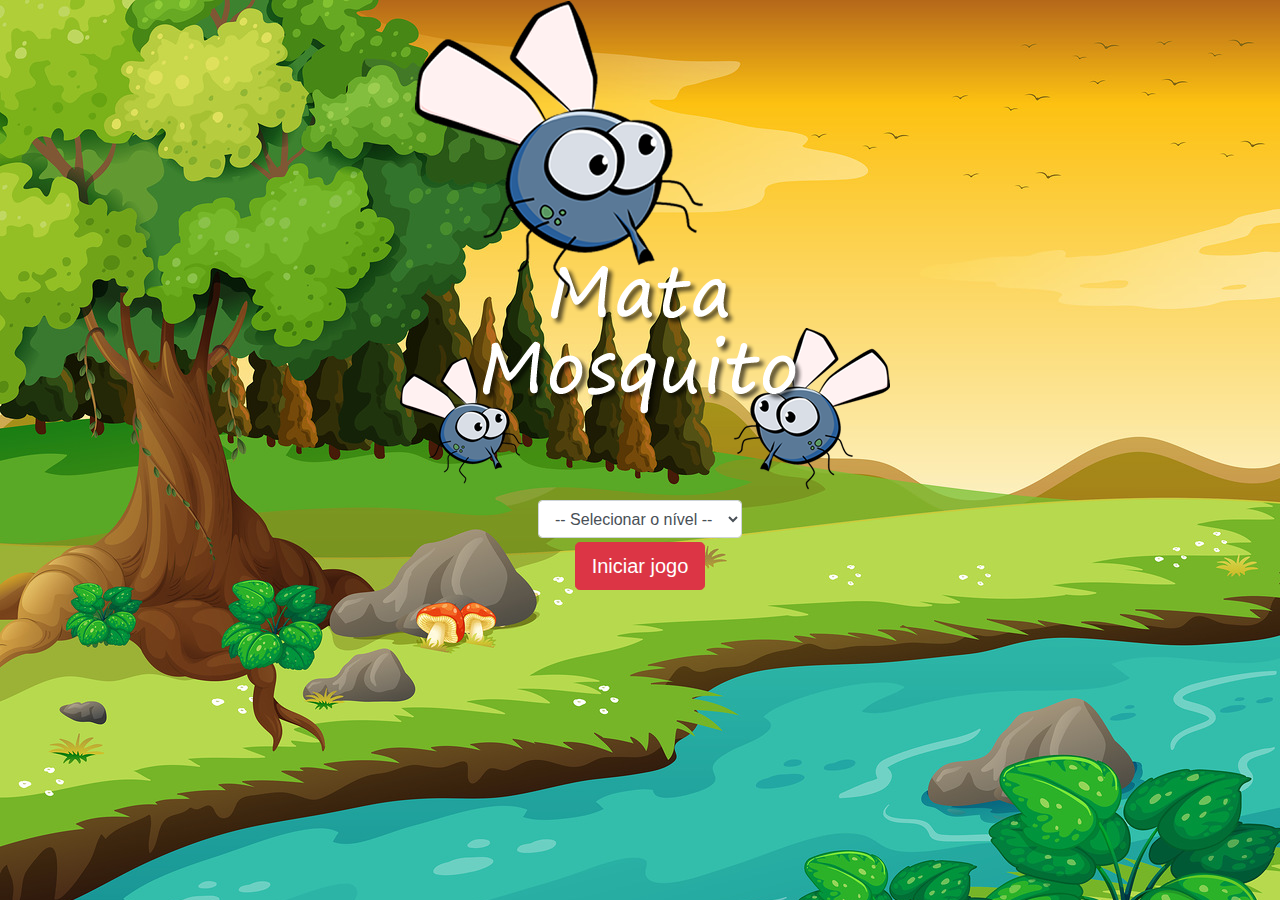
<file: index.html>
<!doctype html>
<html lang="pt-br">
  <head>
    <!-- Required meta tags -->
    <meta charset="utf-8"/>
    <meta name="viewport" content="width=device-width, initial-scale=1, shrink-to-fit=no">

    <!-- Bootstrap CSS -->
    <link rel="stylesheet" href="https://stackpath.bootstrapcdn.com/bootstrap/4.5.2/css/bootstrap.min.css" integrity="sha384-JcKb8q3iqJ61gNV9KGb8thSsNjpSL0n8PARn9HuZOnIxN0hoP+VmmDGMN5t9UJ0Z" crossorigin="anonymous">

    <title>Inicio - Mata Mosquito</title>
    <link rel="stylesheet" type="text/css" href="estilo.css"/>

    <script>
      function iniciarJogo() {
        let nivel = document.getElementById('nivel').value;
        if(nivel === '') {
          alert('Selecione um nivel para iniciar o jogo');
          return false;
        }

        window.location.href =  'app.html?' + nivel;
      }
    </script>
  </head>
  <body>
    <div class="container">
      <div class="row">
        <div class="col">
          <div class="d-flex justify-content-center">
            <img src="imagens/game.png" class="img-fim"/>
            <bu>
          </div>
        </div>
      </div>

      <audio src="sons/som-inicio.mp3" autoplay loop preload="preload"></audio>

      <div class="row">
        <div class="col">
          <div class="d-flex justify-content-center">
            <div class="mb-1">
              <select class="form-control" id="nivel">
                  <option value="">-- Selecionar o nível --</option>
                  <option value="normal">Normal</option>
                  <option value="dificil">Dificil</option>
                  <option value="chucknorris">Chuk Norris</option>
              </select>
            </div>
          </div>
        </div>
      </div>

      <div class="row">
        <div class="col">
          <div class="d-flex justify-content-center">
            <button type="button" class="btn btn-danger btn-lg" onclick="iniciarJogo()">Iniciar jogo</button>
          </div>
        </div>
      </div>
    </div>
    
    <!-- Optional JavaScript -->
    <!-- jQuery first, then Popper.js, then Bootstrap JS -->
    <script src="https://code.jquery.com/jquery-3.5.1.slim.min.js" integrity="sha384-DfXdz2htPH0lsSSs5nCTpuj/zy4C+OGpamoFVy38MVBnE+IbbVYUew+OrCXaRkfj" crossorigin="anonymous"></script>
    <script src="https://cdn.jsdelivr.net/npm/popper.js@1.16.1/dist/umd/popper.min.js" integrity="sha384-9/reFTGAW83EW2RDu2S0VKaIzap3H66lZH81PoYlFhbGU+6BZp6G7niu735Sk7lN" crossorigin="anonymous"></script>
    <script src="https://stackpath.bootstrapcdn.com/bootstrap/4.5.2/js/bootstrap.min.js" integrity="sha384-B4gt1jrGC7Jh4AgTPSdUtOBvfO8shuf57BaghqFfPlYxofvL8/KUEfYiJOMMV+rV" crossorigin="anonymous"></script>
  </body>
</html>
</file>
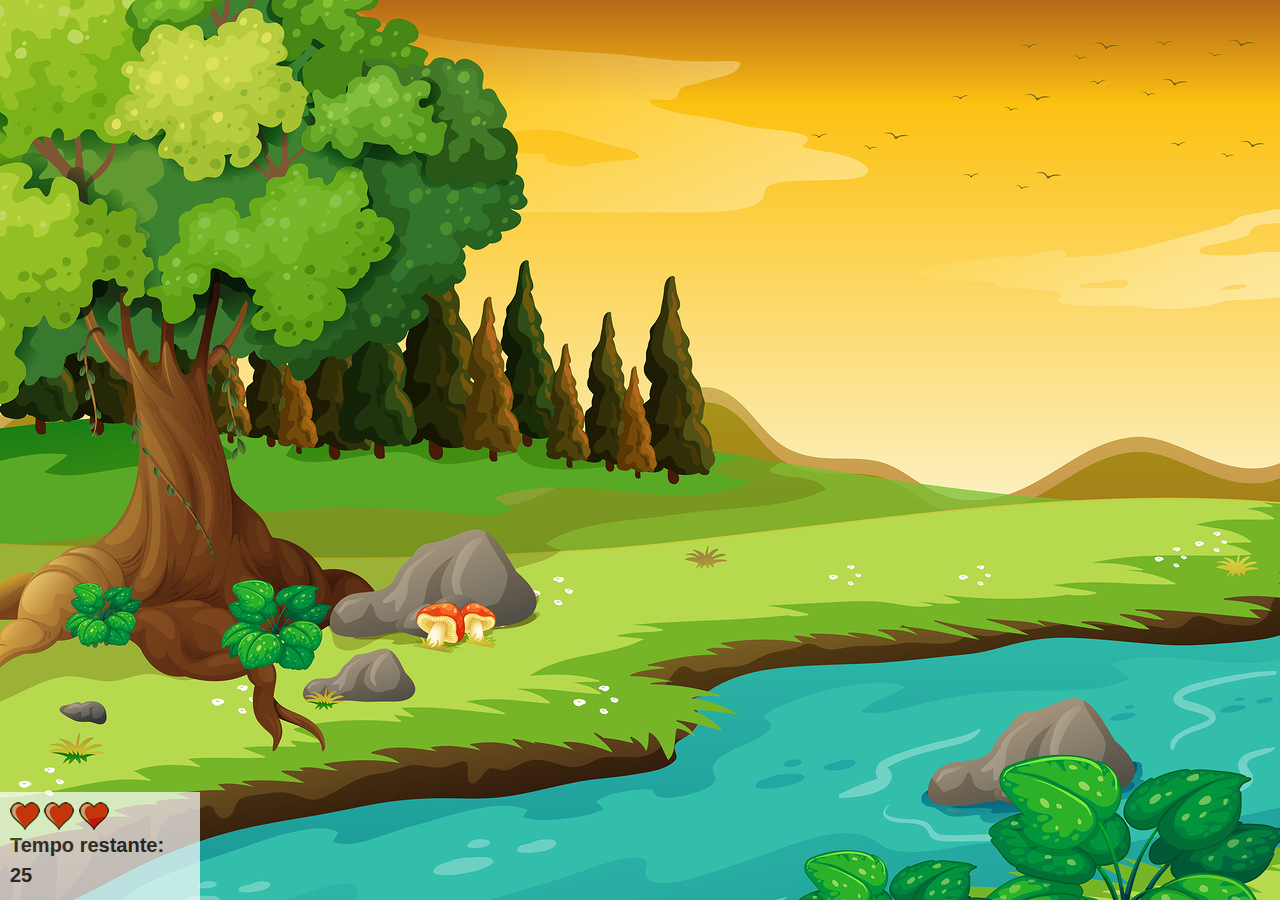
<file: app.html>
<!doctype html>
<html lang="pt-br">
  <head>
    <!-- Required meta tags -->
    <meta charset="utf-8"/>
    <meta name="viewport" content="width=device-width, initial-scale=1, shrink-to-fit=no">

    <!-- Bootstrap CSS -->
    <link rel="stylesheet" href="https://stackpath.bootstrapcdn.com/bootstrap/4.5.2/css/bootstrap.min.css" integrity="sha384-JcKb8q3iqJ61gNV9KGb8thSsNjpSL0n8PARn9HuZOnIxN0hoP+VmmDGMN5t9UJ0Z" crossorigin="anonymous">

    <title>Mata Mosquito - GAME</title>
    <link rel="stylesheet" type="text/css" href="estilo.css"/>
    <script src="jogo.js"></script>
  </head>
  <body onresize="ajustaTamanhoPalcoJogo()">

    <div class="painel">
      <div class="vidas">
        <img id="v1" src="imagens/coracao_cheio.png" />
        <img id="v2" src="imagens/coracao_cheio.png" />
        <img id="v3" src="imagens/coracao_cheio.png" />
      </div>

      <audio src="sons/som-jogo.mp3" autoplay loop preload="preload"></audio>

      <div class="cronometro">
        Tempo restante: <span id="cronometro"></span>
      </div>
        
      </div>
    </div>

    <script>
      document.getElementById('cronometro').innerHTML = tempo;
      let criaMosca = setInterval(() => {
        posicaoRandomica();
      }, criaMosquitoTempo);
    </script>
    <!-- Optional JavaScript -->
    <!-- jQuery first, then Popper.js, then Bootstrap JS -->
    <script src="https://code.jquery.com/jquery-3.5.1.slim.min.js" integrity="sha384-DfXdz2htPH0lsSSs5nCTpuj/zy4C+OGpamoFVy38MVBnE+IbbVYUew+OrCXaRkfj" crossorigin="anonymous"></script>
    <script src="https://cdn.jsdelivr.net/npm/popper.js@1.16.1/dist/umd/popper.min.js" integrity="sha384-9/reFTGAW83EW2RDu2S0VKaIzap3H66lZH81PoYlFhbGU+6BZp6G7niu735Sk7lN" crossorigin="anonymous"></script>
    <script src="https://stackpath.bootstrapcdn.com/bootstrap/4.5.2/js/bootstrap.min.js" integrity="sha384-B4gt1jrGC7Jh4AgTPSdUtOBvfO8shuf57BaghqFfPlYxofvL8/KUEfYiJOMMV+rV" crossorigin="anonymous"></script>
  </body>
</html>
</file>
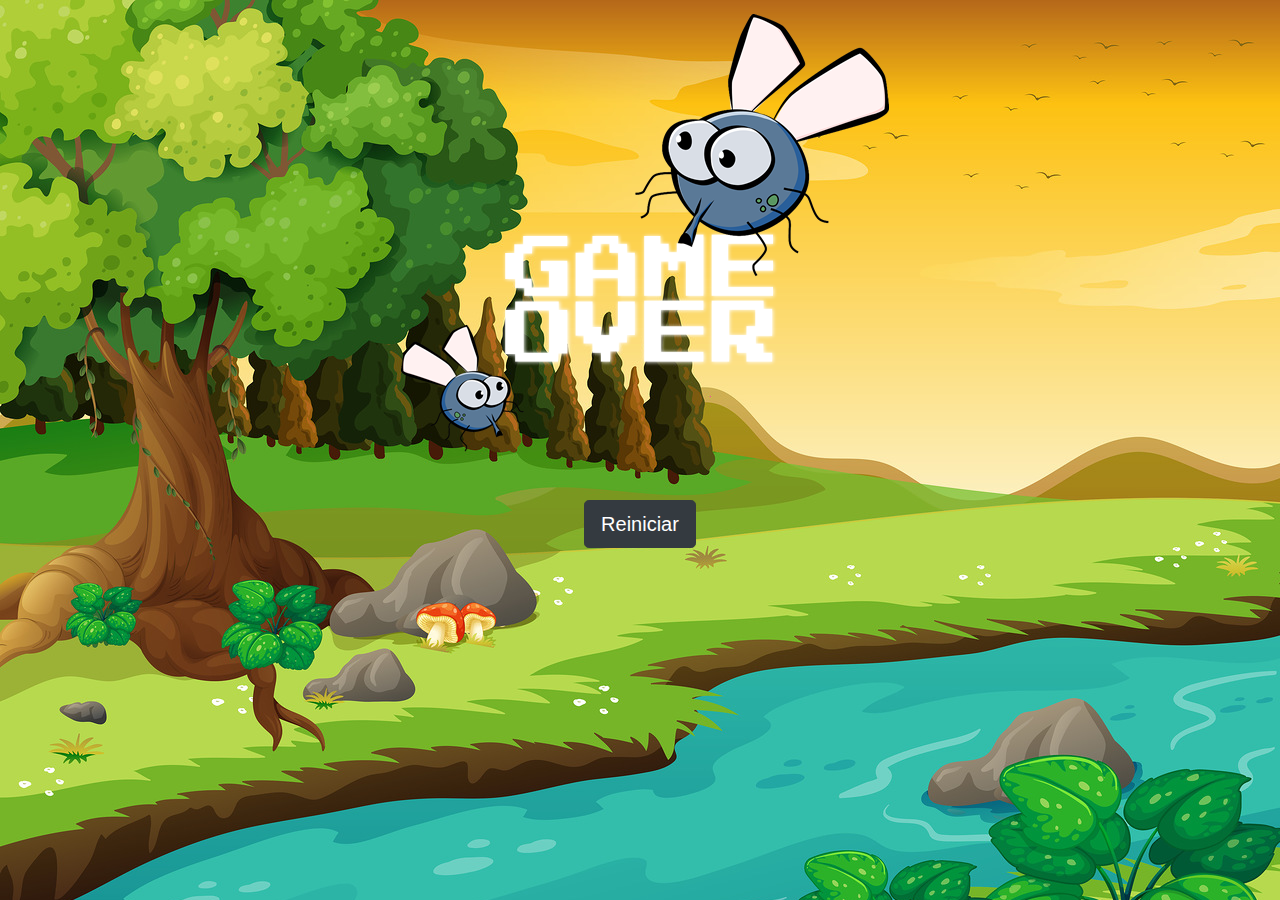
<file: fim_de_jogo.html>
<!doctype html>
<html lang="pt-br">
  <head>
    <!-- Required meta tags -->
    <meta charset="utf-8"/>
    <meta name="viewport" content="width=device-width, initial-scale=1, shrink-to-fit=no">

    <!-- Bootstrap CSS -->
    <link rel="stylesheet" href="https://stackpath.bootstrapcdn.com/bootstrap/4.5.2/css/bootstrap.min.css" integrity="sha384-JcKb8q3iqJ61gNV9KGb8thSsNjpSL0n8PARn9HuZOnIxN0hoP+VmmDGMN5t9UJ0Z" crossorigin="anonymous">

    <title>Game Over - Mata Mosquito</title>
    <link rel="stylesheet" type="text/css" href="estilo.css"/>
  </head>
  <body>
    <div class="container">
      <div class="row">
        <div class="col">
          <div class="d-flex justify-content-center">
            <img src="imagens/game_over.png" class="img-fim"/>
            <bu>
          </div>
        </div>
      </div>

      <audio src="sons/som-perdeu.mp3" autoplay loop preload="preload"></audio>

      <div class="row">
        <div class="col">
          <div class="d-flex justify-content-center">
            <button type="button" class="btn btn-dark btn-lg" onclick="window.location.href='index.html'">Reiniciar</button>
          </div>
        </div>
      </div>
    </div>
    
    <!-- Optional JavaScript -->
    <!-- jQuery first, then Popper.js, then Bootstrap JS -->
    <script src="https://code.jquery.com/jquery-3.5.1.slim.min.js" integrity="sha384-DfXdz2htPH0lsSSs5nCTpuj/zy4C+OGpamoFVy38MVBnE+IbbVYUew+OrCXaRkfj" crossorigin="anonymous"></script>
    <script src="https://cdn.jsdelivr.net/npm/popper.js@1.16.1/dist/umd/popper.min.js" integrity="sha384-9/reFTGAW83EW2RDu2S0VKaIzap3H66lZH81PoYlFhbGU+6BZp6G7niu735Sk7lN" crossorigin="anonymous"></script>
    <script src="https://stackpath.bootstrapcdn.com/bootstrap/4.5.2/js/bootstrap.min.js" integrity="sha384-B4gt1jrGC7Jh4AgTPSdUtOBvfO8shuf57BaghqFfPlYxofvL8/KUEfYiJOMMV+rV" crossorigin="anonymous"></script>
  </body>
</html>
</file>
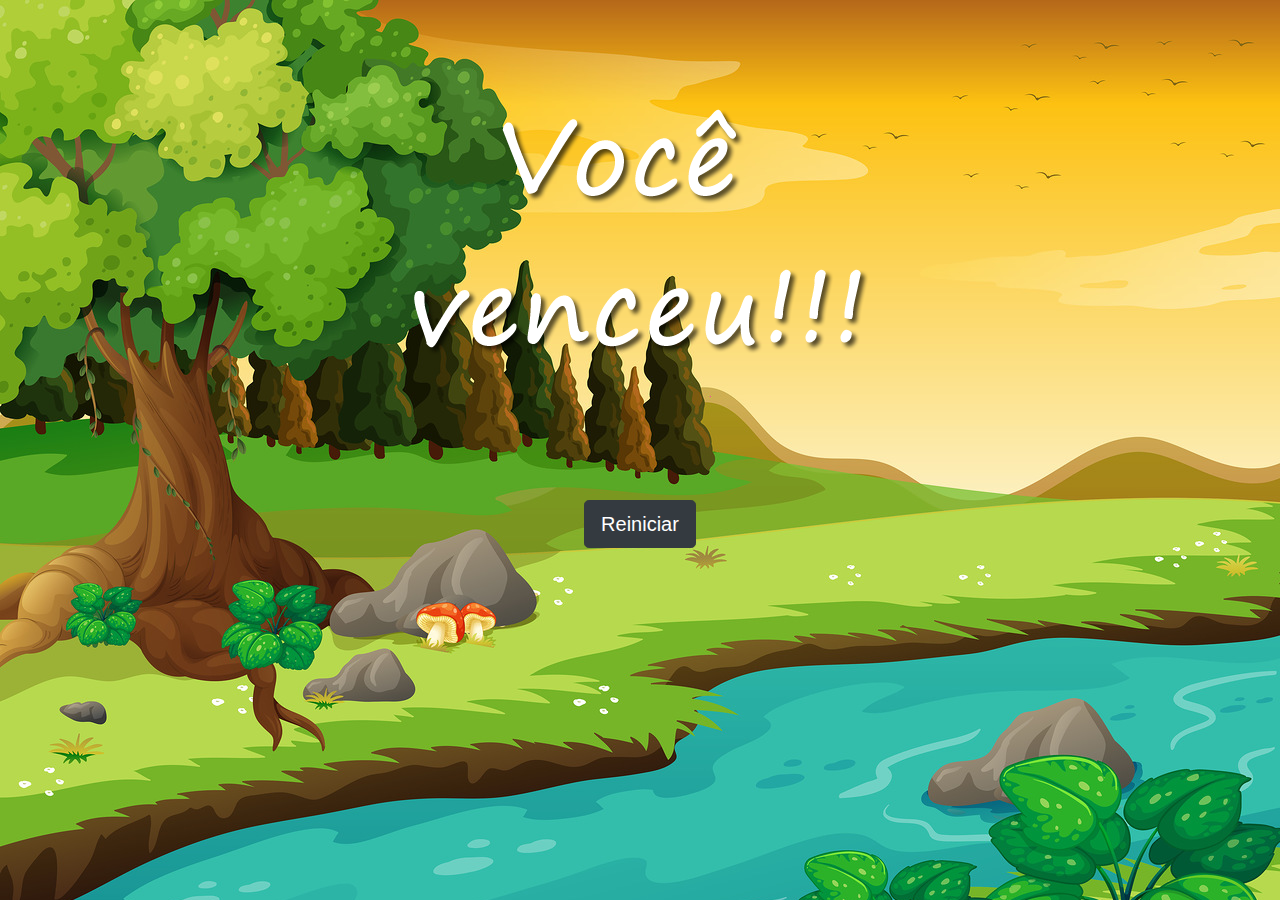
<file: vitoria.html>
<!doctype html>
<html lang="pt-br">
  <head>
    <!-- Required meta tags -->
    <meta charset="utf-8">
    <meta name="viewport" content="width=device-width, initial-scale=1, shrink-to-fit=no">

    <!-- Bootstrap CSS -->
    <link rel="stylesheet" href="https://stackpath.bootstrapcdn.com/bootstrap/4.5.2/css/bootstrap.min.css" integrity="sha384-JcKb8q3iqJ61gNV9KGb8thSsNjpSL0n8PARn9HuZOnIxN0hoP+VmmDGMN5t9UJ0Z" crossorigin="anonymous">

    <title>Vitória - Mata Mosquito</title>
    <link rel="stylesheet" type="text/css" href="estilo.css"/>
  </head>
  <body>
    <div class="container">
      <div class="row">
        <div class="col">
          <div class="d-flex justify-content-center">
            <img src="imagens/vitoria.png" class="img-fim"/>
            <bu>
          </div>
        </div>
      </div>

      <audio src="sons/som-ganhou.mp3" autoplay loop preload="preload"></audio>

      <div class="row">
        <div class="col">
          <div class="d-flex justify-content-center">
            <button type="button" class="btn btn-dark btn-lg" onclick="window.location.href='index.html'">Reiniciar</button>
          </div>
        </div>
      </div>
    </div>
    
    <!-- Optional JavaScript -->
    <!-- jQuery first, then Popper.js, then Bootstrap JS -->
    <script src="https://code.jquery.com/jquery-3.5.1.slim.min.js" integrity="sha384-DfXdz2htPH0lsSSs5nCTpuj/zy4C+OGpamoFVy38MVBnE+IbbVYUew+OrCXaRkfj" crossorigin="anonymous"></script>
    <script src="https://cdn.jsdelivr.net/npm/popper.js@1.16.1/dist/umd/popper.min.js" integrity="sha384-9/reFTGAW83EW2RDu2S0VKaIzap3H66lZH81PoYlFhbGU+6BZp6G7niu735Sk7lN" crossorigin="anonymous"></script>
    <script src="https://stackpath.bootstrapcdn.com/bootstrap/4.5.2/js/bootstrap.min.js" integrity="sha384-B4gt1jrGC7Jh4AgTPSdUtOBvfO8shuf57BaghqFfPlYxofvL8/KUEfYiJOMMV+rV" crossorigin="anonymous"></script>
  </body>
</html>
</file>
<file: estilo.css>
html {
	cursor: url('imagens/mata_mosca.png') 30 30, auto;
}

body {
	background-image: url('imagens/bg.jpg');
	background-repeat: no-repeat;
}

.mosquito1 {
	width: 50px;
	height: 50px;
}

.mosquito2 {
	width: 70px;
	height: 70px;
}

.mosquito3 {
	width: 90px;
	height: 90px;
}


.ladoA {
	transform: scaleX(1);
}

.ladoB {
	transform: scaleX(-1);
}


.painel {
	position: absolute;
	left: 0px;
	width: 200px;
	padding: 10px;
	bottom: 0px;
	border-top: solid 1px solid #fff;
	background-color: #fff;
	opacity: 0.7;
}

.vidas {
	float: left;
}

.cronometro {
	float: left;
	font-size: 20px;
	font-weight: bold;
}


/*Extra small devices (portrait phones, less than 576px)*/
@media (max-width: 575.98px) {
	.img-fim {
		width: 95%;
	}
}

/*Small devices (landscape phones, 576px and up)*/
@media (min-width: 576px) and (max-width: 767.98px) {

}

/*Medium devices (tablets, 768px and up)*/
@media (min-width: 768px) and (max-width: 991.98px) {

}

/*Large devices (desktops, 992px and up)*/
@media (min-width: 992px) and (max-width: 1199.98px) {

}
</file>
